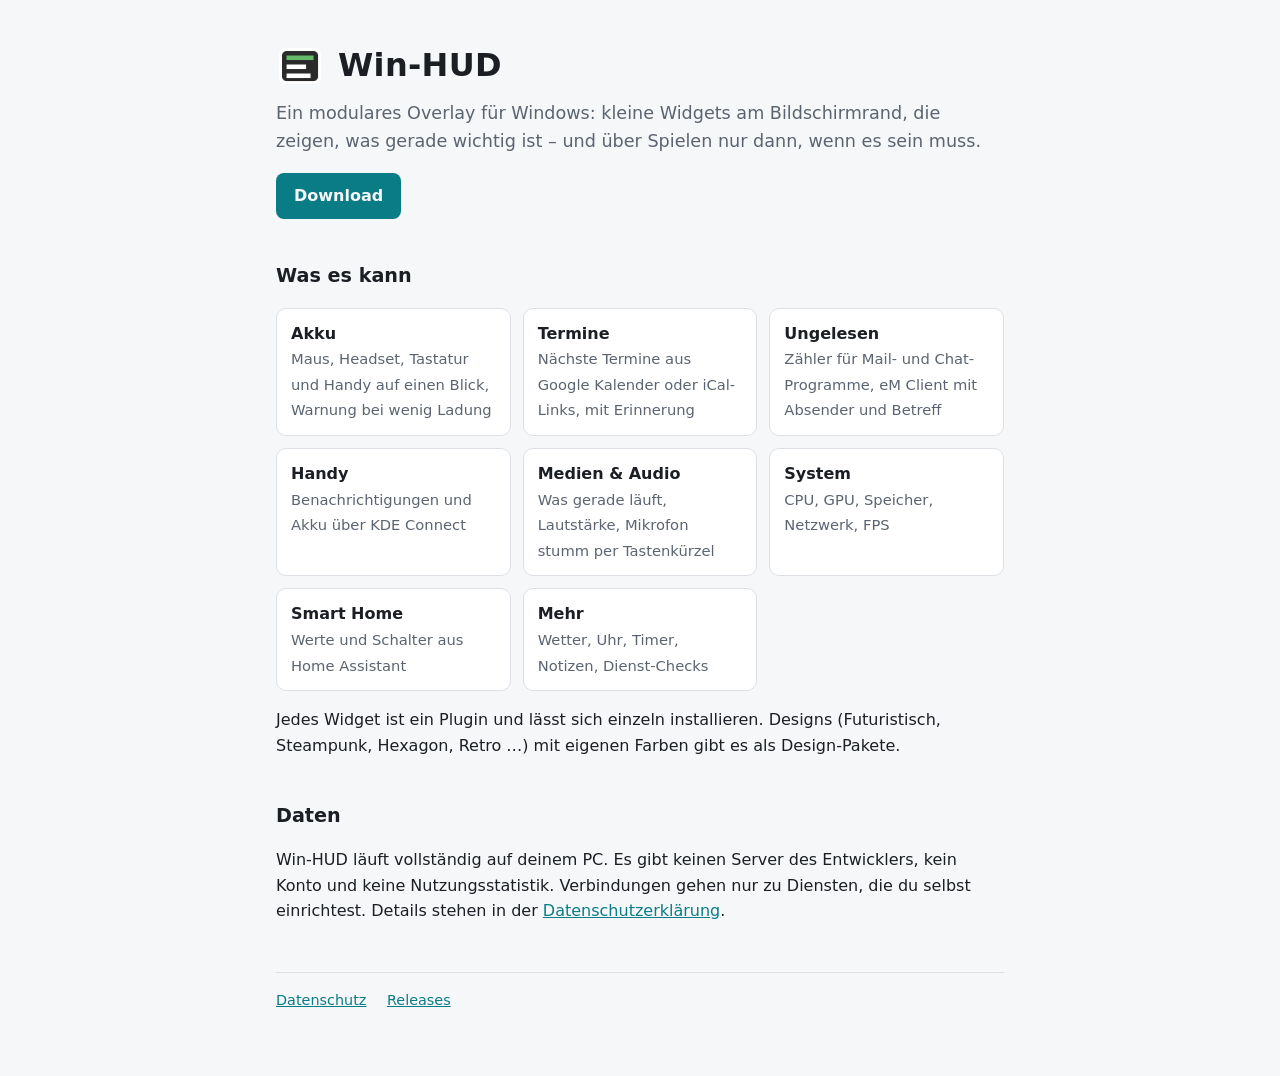
<file: docs/index.html>
<!doctype html>
<html lang="de">
<head>
  <meta charset="utf-8">
  <meta name="viewport" content="width=device-width, initial-scale=1">
  <title>Win-HUD</title>
  <meta name="description" content="Win-HUD – modulares Overlay für Windows: Akku, Termine, Medien, Systemwerte und mehr als kleine Widgets auf dem Desktop.">
  <link rel="icon" href="icon.png">
  <link rel="stylesheet" href="style.css">
</head>
<body>
<main>
  <header>
    <img src="icon.png" alt="">
    <h1>Win-HUD</h1>
  </header>
  <p class="lead">Ein modulares Overlay für Windows: kleine Widgets am Bildschirmrand, die zeigen, was gerade wichtig ist – und über Spielen nur dann, wenn es sein muss.</p>
  <p><a class="button" href="https://github.com/MarcelHue/Win-HUD-releases/releases">Download</a></p>

  <h2>Was es kann</h2>
  <ul class="grid">
    <li><b>Akku</b><span>Maus, Headset, Tastatur und Handy auf einen Blick, Warnung bei wenig Ladung</span></li>
    <li><b>Termine</b><span>Nächste Termine aus Google Kalender oder iCal-Links, mit Erinnerung</span></li>
    <li><b>Ungelesen</b><span>Zähler für Mail- und Chat-Programme, eM Client mit Absender und Betreff</span></li>
    <li><b>Handy</b><span>Benachrichtigungen und Akku über KDE Connect</span></li>
    <li><b>Medien &amp; Audio</b><span>Was gerade läuft, Lautstärke, Mikrofon stumm per Tastenkürzel</span></li>
    <li><b>System</b><span>CPU, GPU, Speicher, Netzwerk, FPS</span></li>
    <li><b>Smart Home</b><span>Werte und Schalter aus Home Assistant</span></li>
    <li><b>Mehr</b><span>Wetter, Uhr, Timer, Notizen, Dienst-Checks</span></li>
  </ul>
  <p>Jedes Widget ist ein Plugin und lässt sich einzeln installieren. Designs (Futuristisch, Steampunk, Hexagon, Retro …) mit eigenen Farben gibt es als Design-Pakete.</p>

  <h2>Daten</h2>
  <p>Win-HUD läuft vollständig auf deinem PC. Es gibt keinen Server des Entwicklers, kein Konto und keine Nutzungsstatistik. Verbindungen gehen nur zu Diensten, die du selbst einrichtest. Details stehen in der <a href="datenschutz.html">Datenschutzerklärung</a>.</p>

  <footer>
    <a href="datenschutz.html">Datenschutz</a>
    <a href="https://github.com/MarcelHue/Win-HUD-releases/releases">Releases</a>
  </footer>
</main>
</body>
</html>
</file>
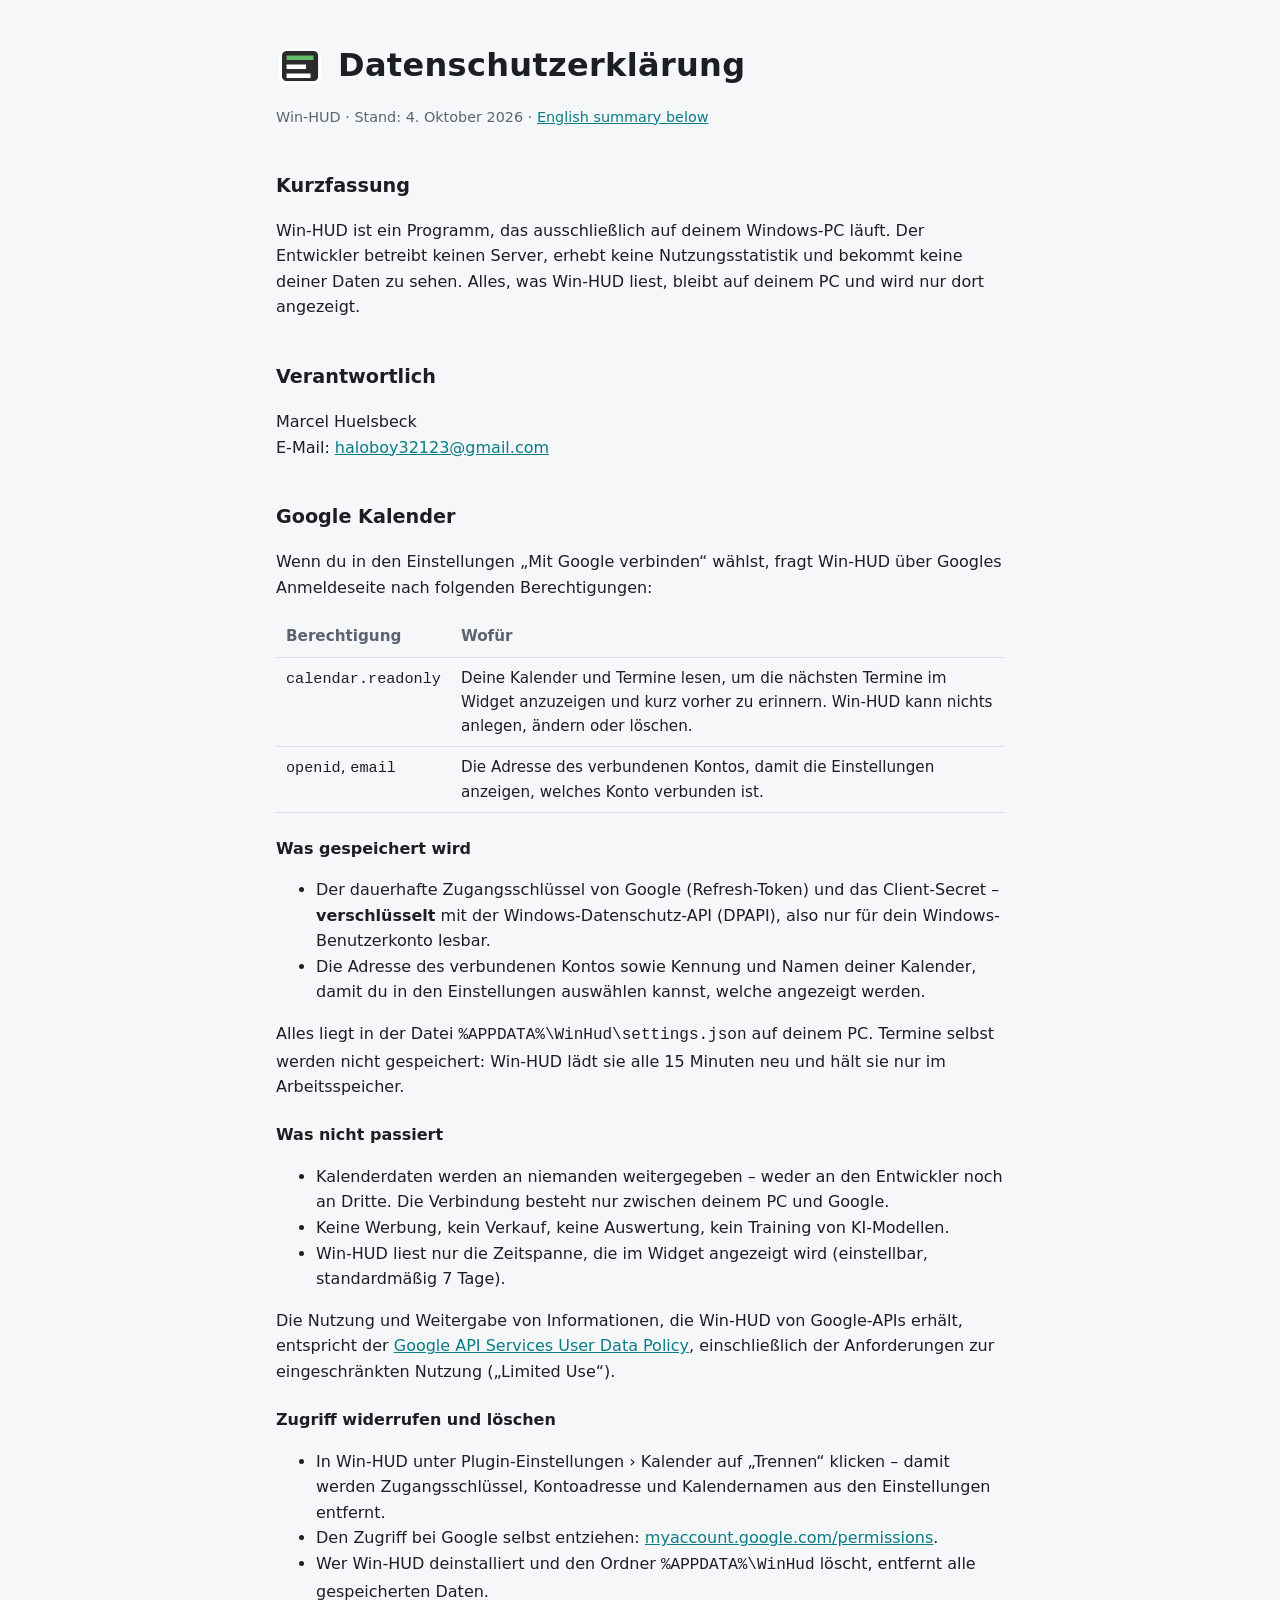
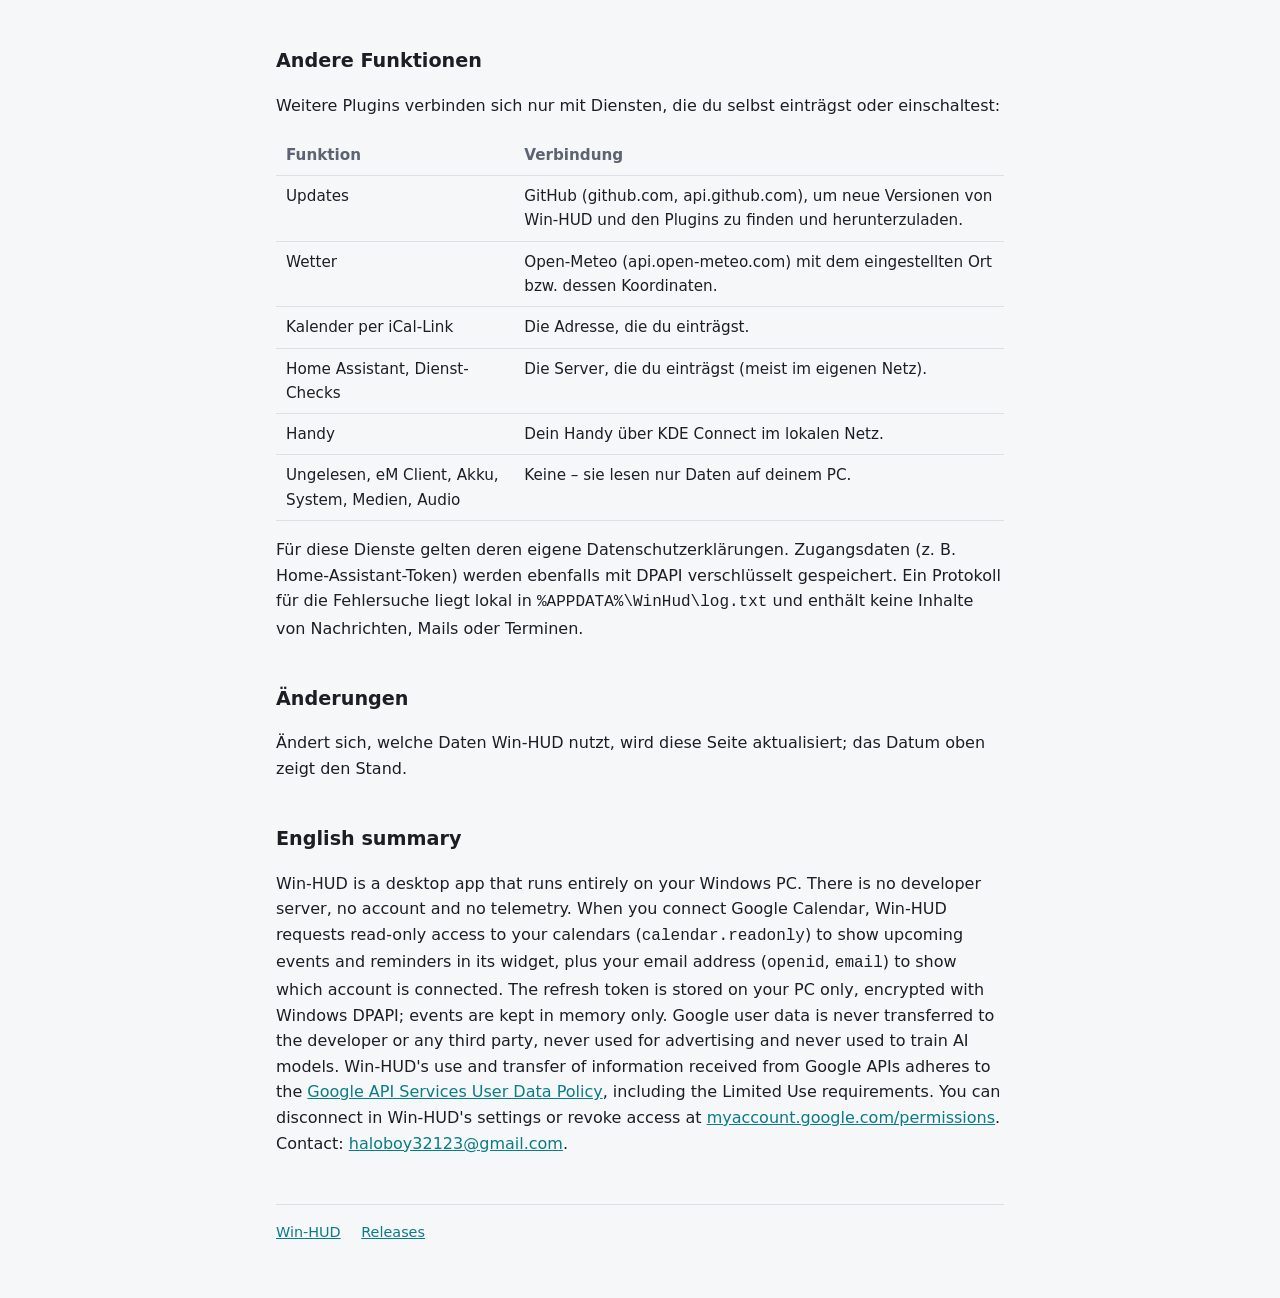
<file: docs/datenschutz.html>
<!doctype html>
<html lang="de">
<head>
  <meta charset="utf-8">
  <meta name="viewport" content="width=device-width, initial-scale=1">
  <title>Win-HUD Datenschutz</title>
  <meta name="description" content="Datenschutzerklärung für Win-HUD, insbesondere zur Nutzung von Google Kalender.">
  <link rel="icon" href="icon.png">
  <link rel="stylesheet" href="style.css">
</head>
<body>
<main>
  <header>
    <img src="icon.png" alt="">
    <h1>Datenschutzerklärung</h1>
  </header>
  <p class="muted">Win-HUD · Stand: 4. Oktober 2026 · <a href="#english">English summary below</a></p>

  <h2>Kurzfassung</h2>
  <p>Win-HUD ist ein Programm, das ausschließlich auf deinem Windows-PC läuft. Der Entwickler betreibt keinen Server, erhebt keine Nutzungsstatistik und bekommt keine deiner Daten zu sehen. Alles, was Win-HUD liest, bleibt auf deinem PC und wird nur dort angezeigt.</p>

  <h2>Verantwortlich</h2>
  <p>Marcel Huelsbeck<br>
  E-Mail: <a href="mailto:haloboy32123@gmail.com">haloboy32123@gmail.com</a></p>

  <h2>Google Kalender</h2>
  <p>Wenn du in den Einstellungen „Mit Google verbinden“ wählst, fragt Win-HUD über Googles Anmeldeseite nach folgenden Berechtigungen:</p>
  <div class="table">
  <table>
    <tr><th>Berechtigung</th><th>Wofür</th></tr>
    <tr><td><code>calendar.readonly</code></td><td>Deine Kalender und Termine lesen, um die nächsten Termine im Widget anzuzeigen und kurz vorher zu erinnern. Win-HUD kann nichts anlegen, ändern oder löschen.</td></tr>
    <tr><td><code>openid</code>, <code>email</code></td><td>Die Adresse des verbundenen Kontos, damit die Einstellungen anzeigen, welches Konto verbunden ist.</td></tr>
  </table>
  </div>

  <h3>Was gespeichert wird</h3>
  <ul>
    <li>Der dauerhafte Zugangsschlüssel von Google (Refresh-Token) und das Client-Secret – <b>verschlüsselt</b> mit der Windows-Datenschutz-API (DPAPI), also nur für dein Windows-Benutzerkonto lesbar.</li>
    <li>Die Adresse des verbundenen Kontos sowie Kennung und Namen deiner Kalender, damit du in den Einstellungen auswählen kannst, welche angezeigt werden.</li>
  </ul>
  <p>Alles liegt in der Datei <code>%APPDATA%\WinHud\settings.json</code> auf deinem PC. Termine selbst werden nicht gespeichert: Win-HUD lädt sie alle 15 Minuten neu und hält sie nur im Arbeitsspeicher.</p>

  <h3>Was nicht passiert</h3>
  <ul>
    <li>Kalenderdaten werden an niemanden weitergegeben – weder an den Entwickler noch an Dritte. Die Verbindung besteht nur zwischen deinem PC und Google.</li>
    <li>Keine Werbung, kein Verkauf, keine Auswertung, kein Training von KI-Modellen.</li>
    <li>Win-HUD liest nur die Zeitspanne, die im Widget angezeigt wird (einstellbar, standardmäßig 7 Tage).</li>
  </ul>
  <p>Die Nutzung und Weitergabe von Informationen, die Win-HUD von Google-APIs erhält, entspricht der <a href="https://developers.google.com/terms/api-services-user-data-policy">Google API Services User Data Policy</a>, einschließlich der Anforderungen zur eingeschränkten Nutzung („Limited Use“).</p>

  <h3>Zugriff widerrufen und löschen</h3>
  <ul>
    <li>In Win-HUD unter Plugin-Einstellungen › Kalender auf „Trennen“ klicken – damit werden Zugangsschlüssel, Kontoadresse und Kalendernamen aus den Einstellungen entfernt.</li>
    <li>Den Zugriff bei Google selbst entziehen: <a href="https://myaccount.google.com/permissions">myaccount.google.com/permissions</a>.</li>
    <li>Wer Win-HUD deinstalliert und den Ordner <code>%APPDATA%\WinHud</code> löscht, entfernt alle gespeicherten Daten.</li>
  </ul>

  <h2>Andere Funktionen</h2>
  <p>Weitere Plugins verbinden sich nur mit Diensten, die du selbst einträgst oder einschaltest:</p>
  <div class="table">
  <table>
    <tr><th>Funktion</th><th>Verbindung</th></tr>
    <tr><td>Updates</td><td>GitHub (github.com, api.github.com), um neue Versionen von Win-HUD und den Plugins zu finden und herunterzuladen.</td></tr>
    <tr><td>Wetter</td><td>Open-Meteo (api.open-meteo.com) mit dem eingestellten Ort bzw. dessen Koordinaten.</td></tr>
    <tr><td>Kalender per iCal-Link</td><td>Die Adresse, die du einträgst.</td></tr>
    <tr><td>Home Assistant, Dienst-Checks</td><td>Die Server, die du einträgst (meist im eigenen Netz).</td></tr>
    <tr><td>Handy</td><td>Dein Handy über KDE Connect im lokalen Netz.</td></tr>
    <tr><td>Ungelesen, eM Client, Akku, System, Medien, Audio</td><td>Keine – sie lesen nur Daten auf deinem PC.</td></tr>
  </table>
  </div>
  <p>Für diese Dienste gelten deren eigene Datenschutzerklärungen. Zugangsdaten (z. B. Home-Assistant-Token) werden ebenfalls mit DPAPI verschlüsselt gespeichert. Ein Protokoll für die Fehlersuche liegt lokal in <code>%APPDATA%\WinHud\log.txt</code> und enthält keine Inhalte von Nachrichten, Mails oder Terminen.</p>

  <h2>Änderungen</h2>
  <p>Ändert sich, welche Daten Win-HUD nutzt, wird diese Seite aktualisiert; das Datum oben zeigt den Stand.</p>

  <h2 id="english">English summary</h2>
  <p>Win-HUD is a desktop app that runs entirely on your Windows PC. There is no developer server, no account and no telemetry. When you connect Google Calendar, Win-HUD requests read-only access to your calendars (<code>calendar.readonly</code>) to show upcoming events and reminders in its widget, plus your email address (<code>openid</code>, <code>email</code>) to show which account is connected. The refresh token is stored on your PC only, encrypted with Windows DPAPI; events are kept in memory only. Google user data is never transferred to the developer or any third party, never used for advertising and never used to train AI models. Win-HUD's use and transfer of information received from Google APIs adheres to the <a href="https://developers.google.com/terms/api-services-user-data-policy">Google API Services User Data Policy</a>, including the Limited Use requirements. You can disconnect in Win-HUD's settings or revoke access at <a href="https://myaccount.google.com/permissions">myaccount.google.com/permissions</a>. Contact: <a href="mailto:haloboy32123@gmail.com">haloboy32123@gmail.com</a>.</p>

  <footer>
    <a href="index.html">Win-HUD</a>
    <a href="https://github.com/MarcelHue/Win-HUD-releases/releases">Releases</a>
  </footer>
</main>
</body>
</html>
</file>
<file: docs/style.css>
:root {
  --bg: #f6f7f9;
  --card: #ffffff;
  --text: #1b1f24;
  --muted: #5b6470;
  --line: #dde1e6;
  --accent: #0a7c86;
}
@media (prefers-color-scheme: dark) {
  :root {
    --bg: #111418;
    --card: #191d22;
    --text: #e6e9ed;
    --muted: #9aa4af;
    --line: #2a3038;
    --accent: #3fc6d0;
  }
}
* { box-sizing: border-box; }
body {
  margin: 0;
  background: var(--bg);
  color: var(--text);
  font: 16px/1.6 "Segoe UI", system-ui, -apple-system, sans-serif;
}
main { max-width: 760px; margin: 0 auto; padding: 40px 16px 64px; }
header { display: flex; align-items: center; gap: 14px; margin-bottom: 8px; }
header img { width: 48px; height: 48px; }
h1 { font-size: 2rem; margin: 0; letter-spacing: .01em; }
h2 { font-size: 1.2rem; margin: 2.2em 0 .6em; }
h3 { font-size: 1rem; margin: 1.4em 0 .3em; }
p, li { color: var(--text); }
.lead { color: var(--muted); font-size: 1.1rem; margin-top: 0; }
.muted { color: var(--muted); font-size: .9rem; }
a { color: var(--accent); }
.button {
  display: inline-block; padding: 10px 18px; border-radius: 8px;
  background: var(--accent); color: var(--bg); text-decoration: none; font-weight: 600;
}
.grid { display: grid; grid-template-columns: repeat(auto-fill, minmax(220px, 1fr)); gap: 12px; padding: 0; list-style: none; }
.grid li { background: var(--card); border: 1px solid var(--line); border-radius: 10px; padding: 12px 14px; }
.grid b { display: block; }
.grid span { color: var(--muted); font-size: .92rem; }
table { width: 100%; border-collapse: collapse; font-size: .95rem; }
th, td { text-align: left; vertical-align: top; padding: 8px 10px; border-bottom: 1px solid var(--line); }
th { color: var(--muted); font-weight: 600; }
.table { overflow-x: auto; }
footer { margin-top: 48px; padding-top: 16px; border-top: 1px solid var(--line); color: var(--muted); font-size: .9rem; }
footer a { margin-right: 16px; }
</file>
